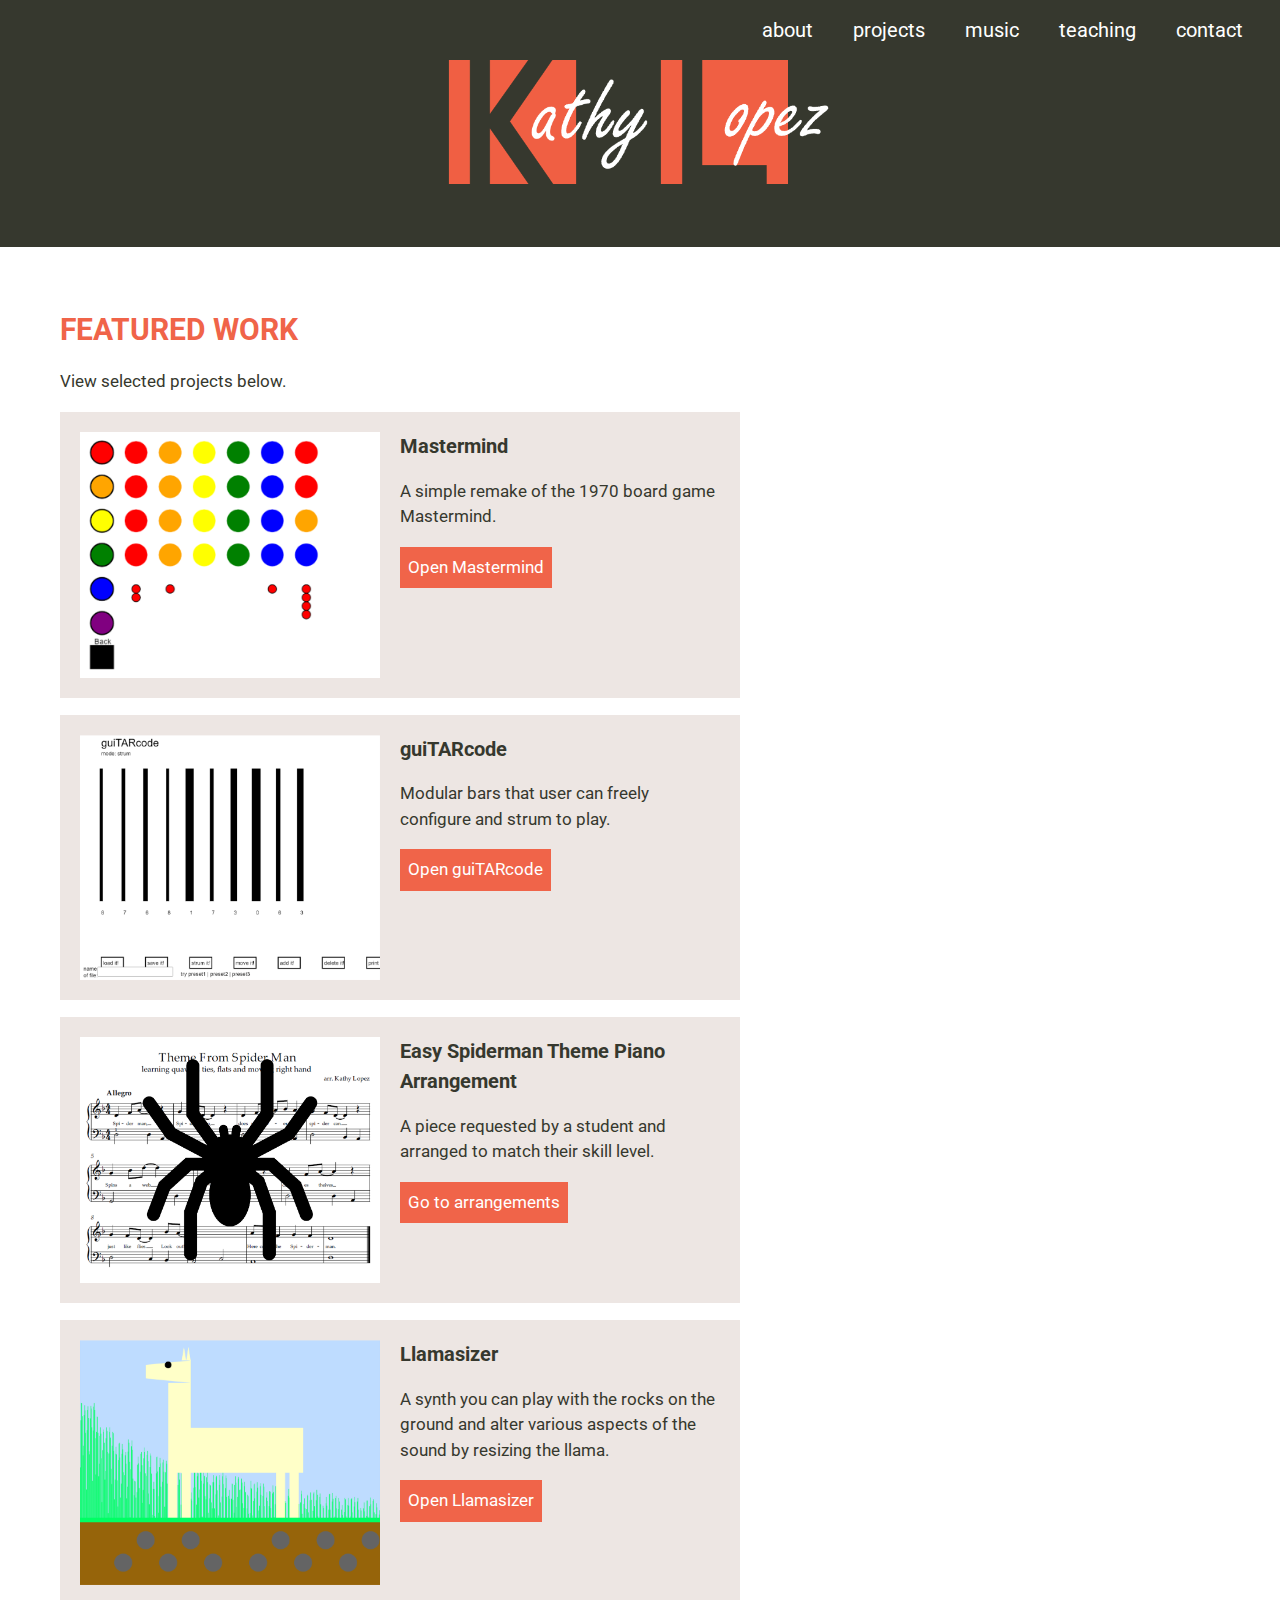
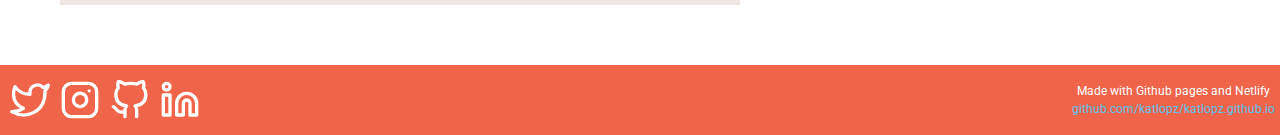
<file: index.html>
<!DOCTYPE html>
<html lang="en">
  <head>
    <meta charset="UTF-8">
    <meta name="viewport" content="width=device-width, initial-scale=1.0">
    <title>Kathy Lopez</title>
    <link rel="icon" type="image/png" href="images/logoKL.jpg">
    <link rel="preconnect" href="https://fonts.gstatic.com">
    <link href="https://fonts.googleapis.com/css2?family=Carter+One&family=Roboto:wght@400;700&display=swap" rel="stylesheet">
    <link rel="stylesheet" href="css/styles.css">
  </head>
  <body>
    <main>
      <!-- ***********************  HEADER  *********************** -->
      <header>
        <div class="homepage">
          <div class="nav">
            <nav role="navigation" aria-label="main menu">
              <ul class="navbar">
                <li><a href="/pages/about">about</a></li>
                <li><a href="/pages/projects">projects</a></li>
                <li><a href="/pages/music">music</a></li>
                <li><a href="/pages/teaching-resources">teaching</a></li>
                <li><a href="/pages/contact">contact</a></li>
              </ul>
            </nav>
            <div class="name"> 
              <a href="/" aria-label="home"><img class="home" src="images/KL_logo_2.png" alt="Kathy Lopez"/></a>
            </div>
          </div>
        </div>
      </header>
      

      <!-- ********************  FEATURED WORK  ********************* -->
      <section class="projects">
        <div class="content-wrap divider">
          <h2>FEATURED WORK</h2>
          <p>View selected projects below.</p>

          <!-- Project 1 -->
          <section class="project-item">
            <img src="images/mastermind.png" alt="mastermind" width="300">
            <h3>Mastermind</h3>
            <p>A simple remake of the 1970 board game Mastermind.</p>
            <a class="btn" href="/pages/projects">Open Mastermind</a>
          </section>
          <!-- Project 1 -->
          <section class="project-item">
            <img src="images/guitarcode.png" alt="guitarcode" width="300">
            <h3>guiTARcode</h3>
            <p>Modular bars that user can freely configure and strum to play.</p>
            <a class="btn" href="/pages/projects">Open guiTARcode</a>
          </section>
          <!-- Project 2 -->
          <section class="project-item">
            <img src="images/spiderman.png" alt="Courses and worksheets/exercises" width="300">
            <h3>Easy Spiderman Theme Piano Arrangement</h3>
            <p>A piece requested by a student and arranged to match their skill level.</p>
            <a class="btn" href="/pages/teaching-resources">Go to arrangements</a>
          </section>
          <!-- Project 3 -->
          <section class="project-item">
            <img src="images/llamasizer.png" alt="Original Works" width="300">
            <h3>Llamasizer</h3>
            <p>A synth you can play with the rocks on the ground and alter various aspects of the sound by resizing the llama.</p>
            <a class="btn" href="/pages/projects">Open Llamasizer</a>
          </section>
          <!-- End of Project block. -->
        </div>
      </section>
      
      <!-- *****************  CONTACT INFO / SOCIAL MEDIA  ***************** -->
      <footer>
        <div class="content-wrap">
          
          <!-- Social media and contact links. Add or remove any networks. -->
          <div class="socials">
            <ul class="contact-list">
              <li><a href=""><img src="images/twitter.svg" alt="twitter" width="40"></a></li>
              <li><a href="https://www.instagram.com/unfinishedkreativity/"><img src="images/instagram.svg" alt="instagram" width="40"></a></li>
              <li><a href="https://github.com/katlopz"><img src="images/github.svg" alt="github" width="40"></a></li>
              <li><a href="https://www.linkedin.com/in/katherine-lopez-0945861b7?originalSubdomain=nz" target="_blank"><img src="images/linkedin.svg" alt="linkedin" width="40"></a></li>
            </ul>
          </div>
          
          <div class="credits">
            <p class="cp"> 
              Made with Github pages and Netlify 
              <br> 
              <a href="https://github.com/katlopz/katlopz.github.io">github.com/katlopz/katlopz.github.io</a> 
            </p>
          </div>
          
        </div>
      </footer>
    </main>
  </body>
</html>
</file>
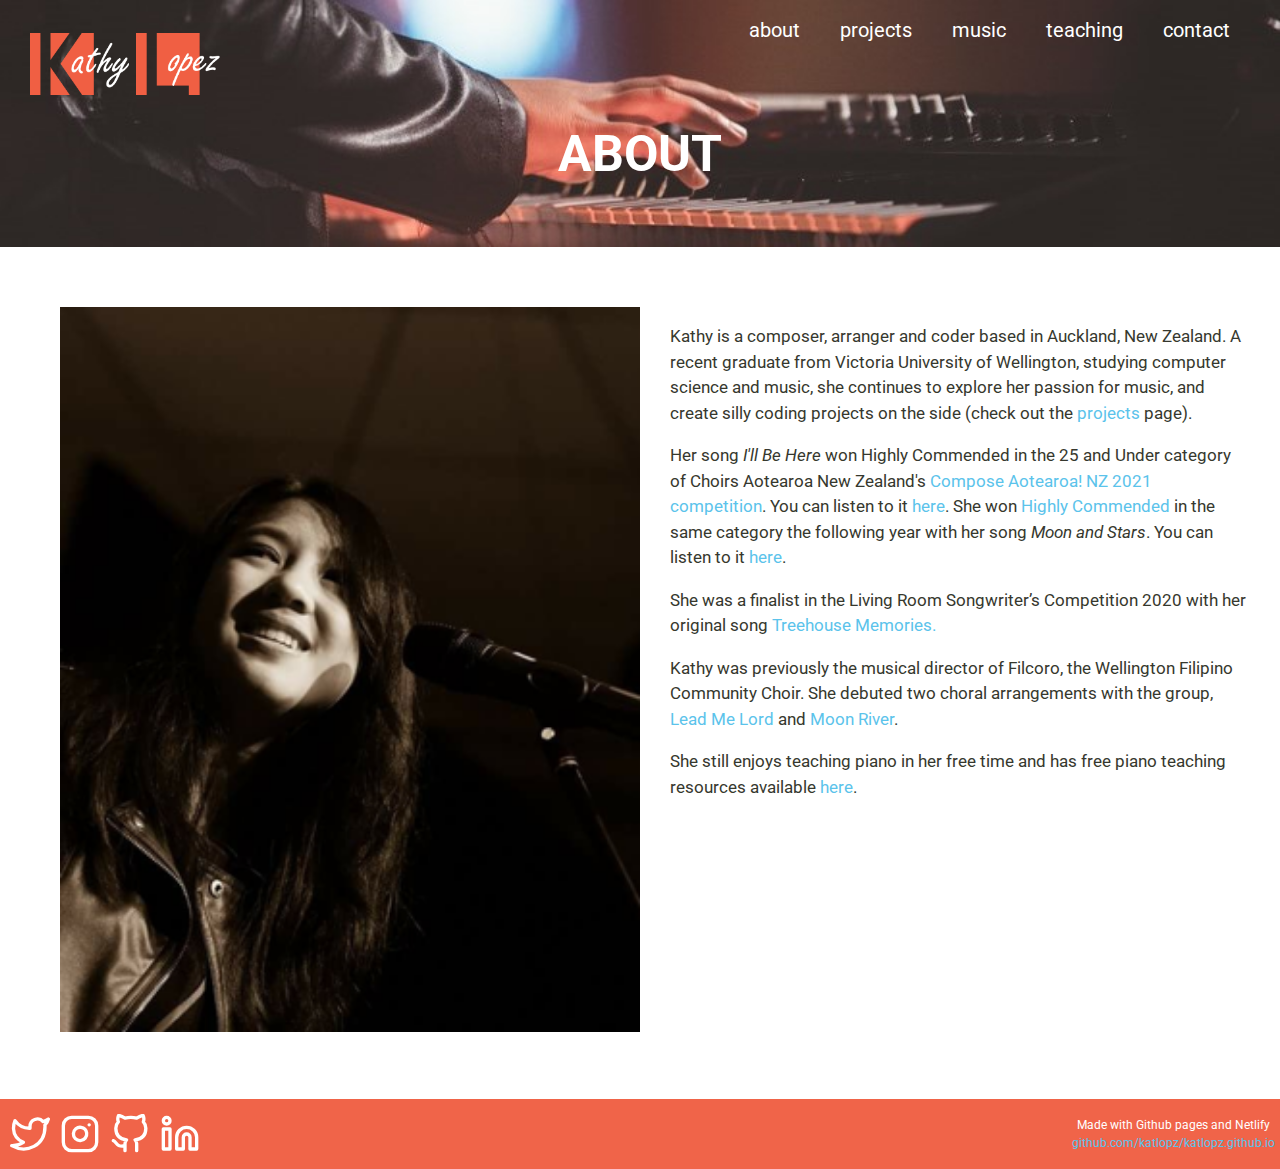
<file: pages/about.html>
<!DOCTYPE html>
<html lang="en">
  <head>
    <meta charset="UTF-8">
    <meta name="viewport" content="width=device-width, initial-scale=1.0">
    <title>About - Kathy Lopez</title>
    <link rel="icon" type="image/png" href="../images/logoKL.jpg">
    <link rel="preconnect" href="https://fonts.gstatic.com">
    <link href="https://fonts.googleapis.com/css2?family=Carter+One&family=Roboto:wght@400;700&display=swap" rel="stylesheet">
    <link rel="stylesheet" href="../css/styles.css">
  </head>
  <body>
    <main>
      <!-- ***********************  HEADER  *********************** -->
      <header>
        <div class="grid-container non-coding">
          <div class="name"> 
            <a href="/" aria-label="home"><img src="../images/KL_logo_2.png" alt="Kathy Lopez"/></a>
          </div>
          <div class="nav">
            <nav role="navigation" aria-label="main menu">
              <ul class="navbar">
                <li class="active"><a href="/pages/about">about</a></li>
                <li><a href="/pages/projects">projects</a></li>
                <li><a href="/pages/music">music</a></li>
                <li><a href="/pages/teaching-resources">teaching</a></li>
                <li><a href="/pages/contact">contact</a></li>
              </ul>
            </nav>
          </div>
          <div class="title">
            <h1>ABOUT</h1>
          </div>
        </div>
      </header>

      <!-- ********************  ABOUT  ********************* -->
      <section>
        <div class="content-wrap divider half">

          <div class="half-image"> 
          <img src="../images/headshot.png" class="headshot"> 
          </div>

          <div class="half-body">
            <p>
              Kathy is a composer, arranger and coder based in Auckland, 
              New Zealand. A recent graduate from Victoria University of Wellington, 
              studying computer science and music, she continues to explore her passion 
              for music, and create silly coding projects on the side (check out the <a href="/pages/projects">projects</a> page).
            </p>
            
            <p>
              Her song <i>I'll Be Here</i> won Highly Commended in the 25 and Under category of Choirs Aotearoa New Zealand's 
              <a href="https://www.choirs.nz/compose-aotearoa/2021-winners-and-results/" target="_blank"> 
              Compose Aotearoa! NZ 2021 competition</a>. You can listen to it <a href="https://youtu.be/NYvhrdNmBtM" target="_blank">here</a>.
              She won <a href="https://www.choirs.nz/compose-aotearoa/2022-winners-and-results/" target="_blank">Highly Commended</a> 
              in the same category the following year with her song <i>Moon and Stars</i>. 
              You can listen to it <a href="" target="_blank">here</a>.
            </p> 
            
            <p>
              She was a finalist in the Living Room Songwriter’s Competition 2020 with 
              her original song <a href="https://youtu.be/44y3H_sOEfU" target="_blank">Treehouse Memories.</a>
            </p> 
              
            <p>
              Kathy was previously the musical director of Filcoro, the Wellington Filipino Community Choir. 
              She debuted two choral arrangements with the group, <a href="" target="_blank">Lead Me Lord</a> and 
              <a href="https://youtu.be/2xt98CD5sV4" target="_blank">Moon River</a>.
            </p>
              
            <p>
              She still enjoys teaching piano in her free time and 
              has free piano teaching resources available <a href="/pages/teaching-resources">here</a>.
            </p> 
          </div>
           
          <!-- End of Project block. -->
        </div>
      </section>
 
      <!-- *****************  CONTACT INFO / SOCIAL MEDIA  ***************** -->
      <footer>
        <div class="content-wrap">
          
          <!-- Social media and contact links. Add or remove any networks. -->
          <div class="socials">
            <ul class="contact-list">
              <li><a href=""><img src="../images/twitter.svg" alt="twitter" width="40"></a></li>
              <li><a href="https://www.instagram.com/unfinishedkreativity/"><img src="../images/instagram.svg" alt="instagram" width="40"></a></li>
              <li><a href="https://github.com/katlopz"><img src="../images/github.svg" alt="github" width="40"></a></li>
              <li><a href="https://www.linkedin.com/in/katherine-lopez-0945861b7?originalSubdomain=nz" target="_blank"><img src="../images/linkedin.svg" alt="linkedin" width="40"></a></li>
            </ul>
          </div>
          
          <div class="credits">
            <p class="cp"> 
              Made with Github pages and Netlify 
              <br> 
              <a href="https://github.com/katlopz/katlopz.github.io">github.com/katlopz/katlopz.github.io</a> 
            </p>
          </div>
          
        </div>
      </footer>
    </main>
  </body>
</html>
</file>
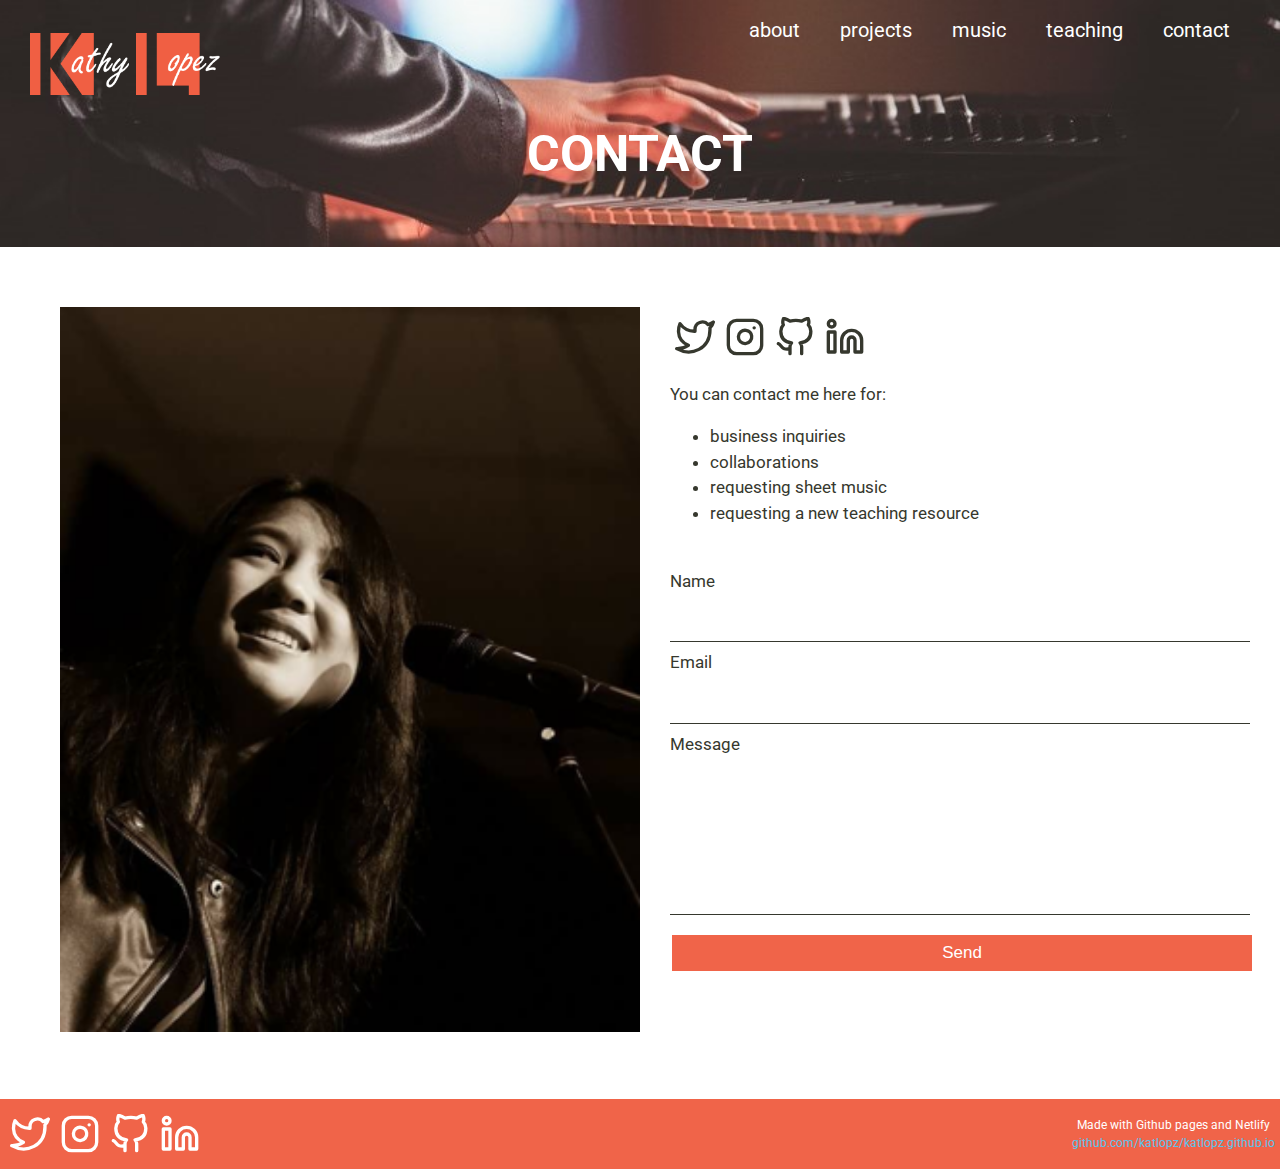
<file: pages/contact.html>
<!DOCTYPE html>
<html lang="en">
  <head>
    <meta charset="UTF-8">
    <meta name="viewport" content="width=device-width, initial-scale=1.0">
    <title>Contact - Kathy Lopez</title>
    <link rel="icon" type="image/png" href="../images/logoKL.jpg">
    <link rel="preconnect" href="https://fonts.gstatic.com">
    <link href="https://fonts.googleapis.com/css2?family=Carter+One&family=Roboto:wght@400;700&display=swap" rel="stylesheet">
    <link rel="stylesheet" href="../css/styles.css">
  </head>
  <body>
    <main>
      <!-- ***********************  HEADER  *********************** -->
      <header>
        <div class="grid-container non-coding">
          <div class="name"> 
            <a href="/" aria-label="home"><img src="../images/KL_logo_2.png" alt="Kathy Lopez"/></a>
          </div>
          <div class="nav">
            <nav role="navigation" aria-label="main menu">
              <ul class="navbar">
                <li><a href="/pages/about">about</a></li>
                <li><a href="/pages/projects">projects</a></li>
                <li><a href="/pages/music">music</a></li>
                <li><a href="/pages/teaching-resources">teaching</a></li>
                <li class="active"><a href="/pages/contact">contact</a></li>
              </ul>
            </nav>
          </div>
          <div class="title">
            <h1>CONTACT</h1>
          </div>
        </div>
      </header>

      <!-- ********************  ABOUT  ********************* -->
      <section>
        <div class="content-wrap divider half">

          <div class="half-image"> 
            <img src="../images/headshot.png" class="headshot"> 
          </div>

          <div class="half-body">

            <div class="socials">
              <ul class="contact-list contact-icons">
                <li><a href=""><img src="../images/twitter-B.svg" alt="twitter" width="40"></a></li>
                <li><a href="https://www.instagram.com/unfinishedkreativity/"><img src="../images/instagram-B.svg" alt="instagram" width="40"></a></li>
                <li><a href="https://github.com/katlopz"><img src="../images/github-B.svg" alt="github" width="40"></a></li>
                <li><a href="https://www.linkedin.com/in/katherine-lopez-0945861b7?originalSubdomain=nz" target="_blank"><img src="../images/linkedin-B.svg" alt="linkedin" width="40"></a></li>
              </ul>
            </div>

            <p>You can contact me here for: </p>
              <ul>
                <li>business inquiries</li>
                <li>collaborations</li>
                <li>requesting sheet music</li>
                <li>requesting a new teaching resource</li>
              </ul>
              <br>
            <!-- End of Project block. -->
            <form name="contact" action="/pages/success.html" method="POST" data-netlify="true">
              <label for="name">Name</label> 
              <br>
              <input id="name" name="users_name" type="text" required></input> 
              <br>
            
              <label for="email">Email</label> 
              <br>
              <input id="email" name="email_address" type="email" required></input> 
              <!-- placeholder has grey text, value would actually prefill input -->
              <br>
   
              <label for="message">Message</label>
              <br>
              <textarea id="message" name="users_message" type="text"></textarea>
              <br>
  
              <button class="submit" type="submit">Send</button>
            </form>
          </div>
          
        </div>
      </section>

      <!-- *****************  CONTACT INFO / SOCIAL MEDIA  ***************** -->
      <footer>
        <div class="content-wrap">
          
          <!-- Social media and contact links. Add or remove any networks. -->
          <div class="socials">
            <ul class="contact-list">
              <li><a href=""><img src="../images/twitter.svg" alt="twitter" width="40"></a></li>
              <li><a href="https://www.instagram.com/unfinishedkreativity/"><img src="../images/instagram.svg" alt="instagram" width="40"></a></li>
              <li><a href="https://github.com/katlopz"><img src="../images/github.svg" alt="github" width="40"></a></li>
              <li><a href="https://www.linkedin.com/in/katherine-lopez-0945861b7?originalSubdomain=nz" target="_blank"><img src="../images/linkedin.svg" alt="linkedin" width="40"></a></li>
            </ul>
          </div>
          
          <div class="credits">
            <p class="cp"> 
              Made with Github pages and Netlify 
              <br> 
              <a href="https://github.com/katlopz/katlopz.github.io">github.com/katlopz/katlopz.github.io</a> 
            </p>
          </div>
          
        </div>
      </footer>
    </main>
  </body>
</html>
</file>
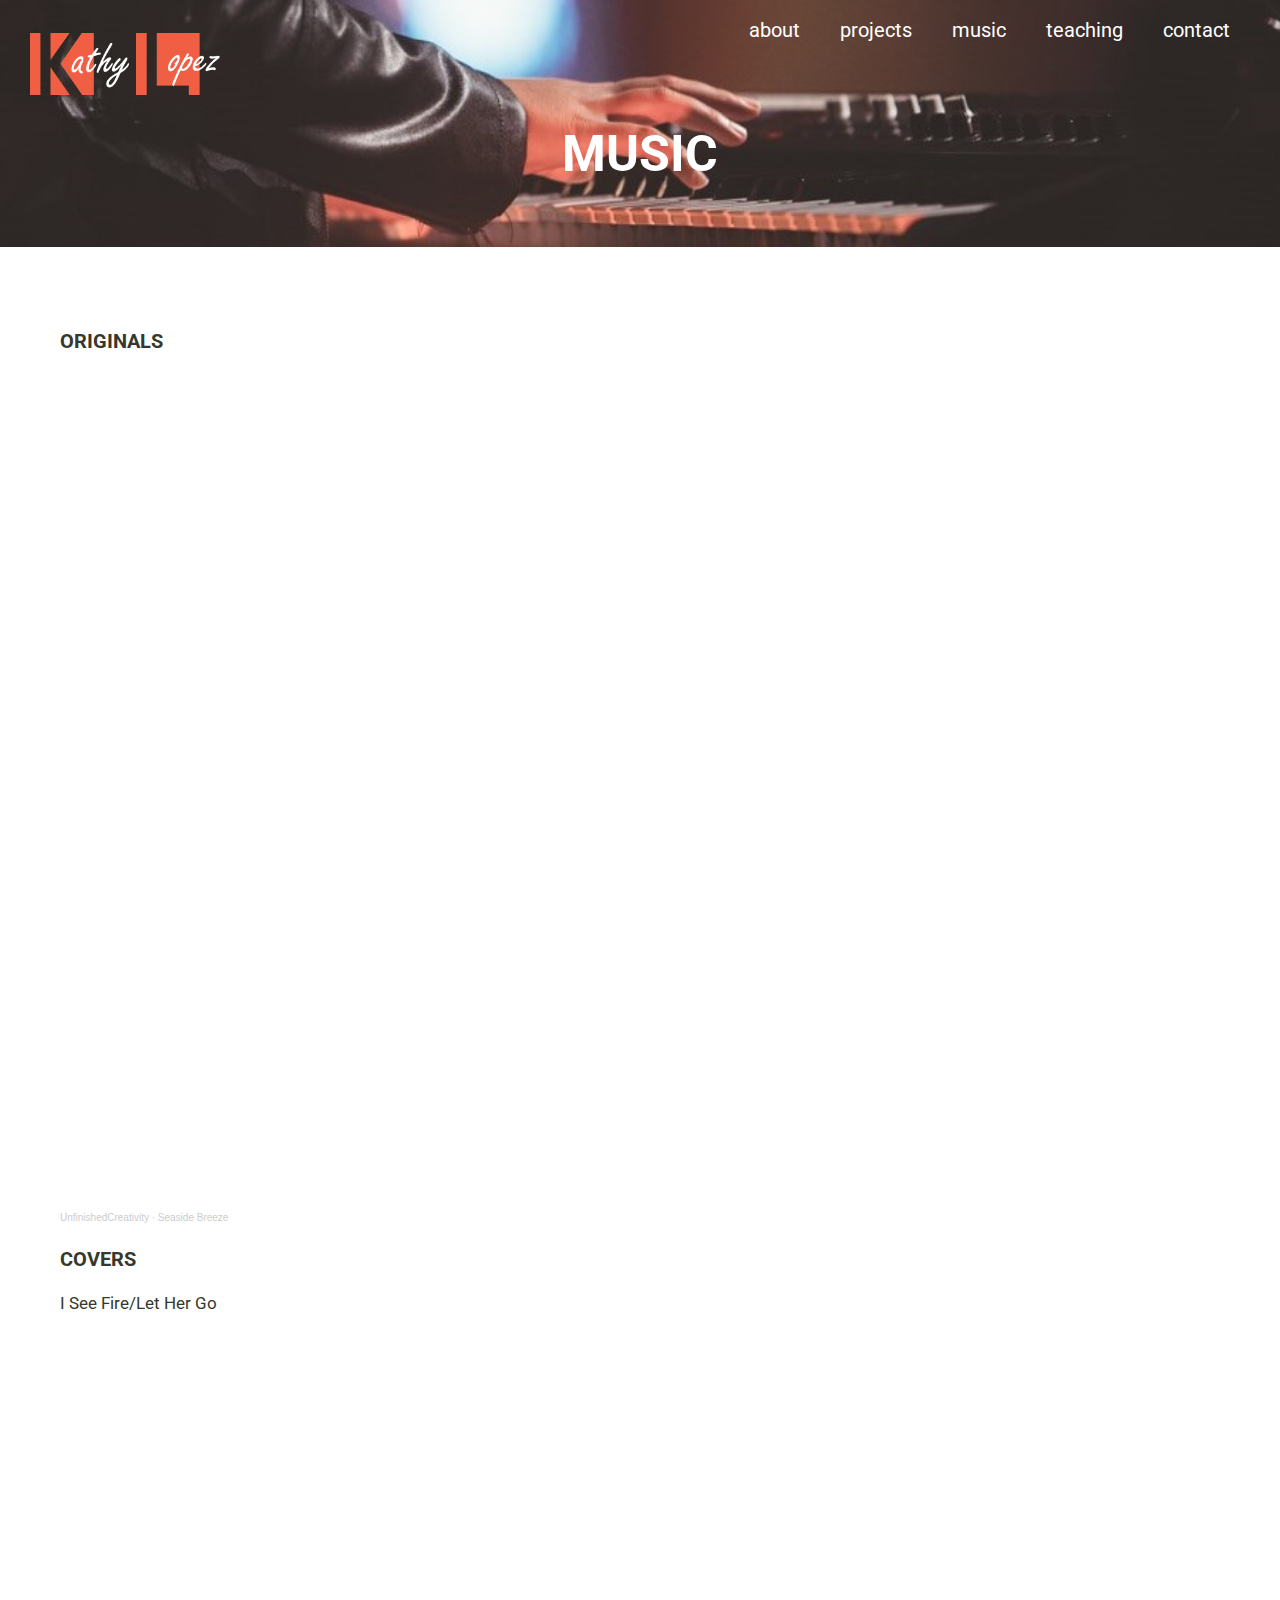
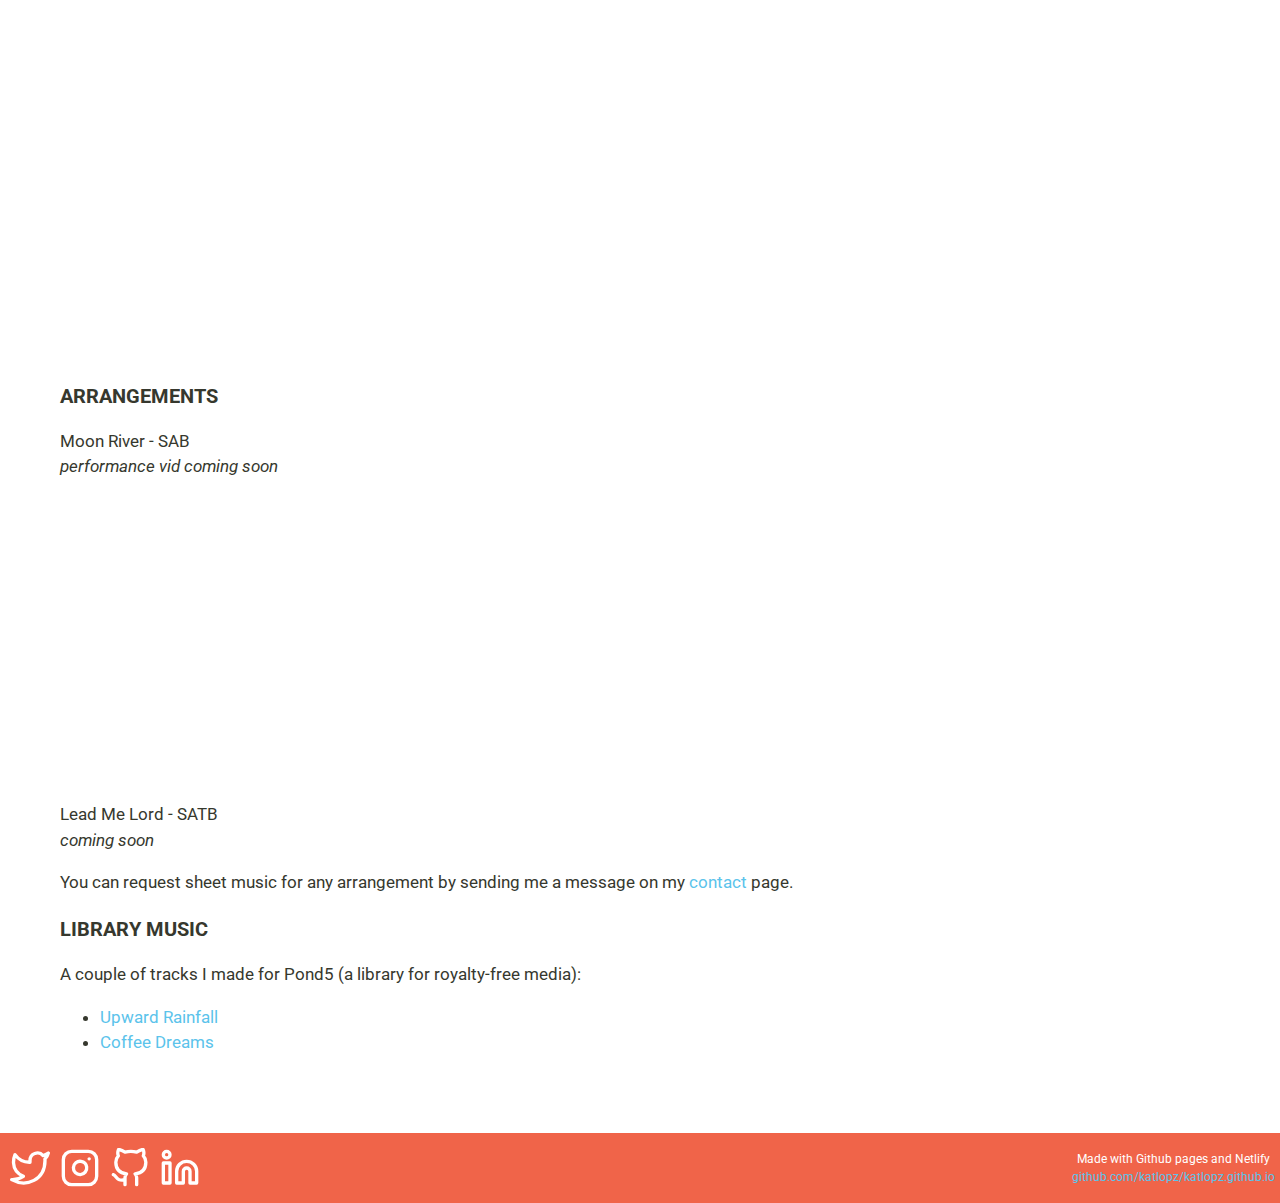
<file: pages/music.html>
<!DOCTYPE html>
<html lang="en">
  <head>
    <meta charset="UTF-8">
    <meta name="viewport" content="width=device-width, initial-scale=1.0">
    <title>Music - Kathy Lopez</title>
    <link rel="icon" type="image/png" href="../images/logoKL.jpg">
    <link rel="preconnect" href="https://fonts.gstatic.com">
    <link href="https://fonts.googleapis.com/css2?family=Carter+One&family=Roboto:wght@400;700&display=swap" rel="stylesheet">
    <link rel="stylesheet" href="../css/styles.css">
  </head>
  <body>
    <main>
      <!-- ***********************  HEADER  *********************** -->
      <header>
        <div class="grid-container non-coding">
          <div class="name"> 
            <a href="/" aria-label="home"><img src="../images/KL_logo_2.png" alt="Kathy Lopez"/></a>
          </div>
          <div class="nav">
            <nav role="navigation" aria-label="main menu">
              <ul class="navbar">
                <li><a href="/pages/about">about</a></li>
                <li><a href="/pages/projects">projects</a></li>
                <li class="active"><a href="/pages/music">music</a></li>
                <li><a href="/pages/teaching-resources">teaching</a></li>
                <li><a href="/pages/contact">contact</a></li>
              </ul>
            </nav>
          </div>
          <div class="title">
            <h1>MUSIC</h1>
          </div>
        </div>
      </header>

      <!-- ********************  MUSIC  ********************* -->
      <section>
        <div class="content-wrap divider">
          <h3>ORIGINALS</h3>
          
          <p>
            <iframe width="560" height="315" src="https://www.youtube.com/embed/44y3H_sOEfU" title="YouTube video player" frameborder="0" allow="accelerometer; autoplay; clipboard-write; encrypted-media; gyroscope; picture-in-picture" allowfullscreen></iframe><br>
            <iframe width="560" height="315" src="https://www.youtube.com/embed/NYvhrdNmBtM" title="YouTube video player" frameborder="0" allow="accelerometer; autoplay; clipboard-write; encrypted-media; gyroscope; picture-in-picture" allowfullscreen></iframe><br>
            <iframe width="100%" height="166" scrolling="no" frameborder="no" allow="autoplay" src="https://w.soundcloud.com/player/?url=https%3A//api.soundcloud.com/tracks/1260874750&color=%23ff5500&auto_play=false&hide_related=false&show_comments=true&show_user=true&show_reposts=false&show_teaser=true"></iframe>
            <div style="font-size: 10px; color: #cccccc;line-break: anywhere;word-break: normal;overflow: hidden;white-space: nowrap;text-overflow: ellipsis; font-family: Interstate,Lucida Grande,Lucida Sans Unicode,Lucida Sans,Garuda,Verdana,Tahoma,sans-serif;font-weight: 100;"><a href="https://soundcloud.com/user-13560500" title="UnfinishedCreativity" target="_blank" style="color: #cccccc; text-decoration: none;">UnfinishedCreativity</a> · <a href="https://soundcloud.com/user-13560500/seaside-breeze" title="Seaside Breeze" target="_blank" style="color: #cccccc; text-decoration: none;">Seaside Breeze</a></div>
          </p>
          
          <h3>COVERS</h3>
          <p>
            I See Fire/Let Her Go<br>
            <iframe width="560" height="315" src="https://www.youtube.com/embed/EAeJI5PzDQY" title="YouTube video player" frameborder="0" allow="accelerometer; autoplay; clipboard-write; encrypted-media; gyroscope; picture-in-picture" allowfullscreen></iframe><br>
            <iframe width="560" height="315" src="https://www.youtube.com/embed/CMiU9hH10xk" title="YouTube video player" frameborder="0" allow="accelerometer; autoplay; clipboard-write; encrypted-media; gyroscope; picture-in-picture" allowfullscreen></iframe><br>
          </p>
          
          <h3>ARRANGEMENTS</h3>
          <p>
            Moon River - SAB<br>
            <i>performance vid coming soon</i><br>
            <iframe width="560" height="315" src="https://www.youtube.com/embed/2xt98CD5sV4" title="YouTube video player" frameborder="0" allow="accelerometer; autoplay; clipboard-write; encrypted-media; gyroscope; picture-in-picture" allowfullscreen></iframe><br>
            Lead Me Lord - SATB<br>
            <i>coming soon</i>
          </p>
          
          <p>You can request sheet music for any arrangement by sending 
            me a message on my <a href="/pages/contact.html">contact</a> page.</p>
        
          <h3>LIBRARY MUSIC</h3>
          
          <P>
            A couple of tracks I made for Pond5 (a library for royalty-free media): <br>
            <ul>
            <li><a href="https://www.pond5.com/royalty-free-music/item/160344432-upward-rainfall-inspirational-acoustic-hip-hop-piano" target="_blank">Upward Rainfall</a></li>
            <li><a href="https://www.pond5.com/royalty-free-music/item/160518757-coffee-dreams-chill-background-jazz" target="_blank">Coffee Dreams</a></li>
            </ul>
          </P>

          <!-- End of Project block. -->
        </div>
      </section>
 
      <!-- *****************  CONTACT INFO / SOCIAL MEDIA  ***************** -->
      <footer>
        <div class="content-wrap">
          
          <!-- Social media and contact links. Add or remove any networks. -->
          <div class="socials">
            <ul class="contact-list">
              <li><a href=""><img src="../images/twitter.svg" alt="twitter" width="40"></a></li>
              <li><a href="https://www.instagram.com/unfinishedkreativity/"><img src="../images/instagram.svg" alt="instagram" width="40"></a></li>
              <li><a href="https://github.com/katlopz"><img src="../images/github.svg" alt="github" width="40"></a></li>
              <li><a href="https://www.linkedin.com/in/katherine-lopez-0945861b7?originalSubdomain=nz" target="_blank"><img src="../images/linkedin.svg" alt="linkedin" width="40"></a></li>
            </ul>
          </div>
          
          <div class="credits">
            <p class="cp"> 
              Made with Github pages and Netlify 
              <br> 
              <a href="https://github.com/katlopz/katlopz.github.io">github.com/katlopz/katlopz.github.io</a> 
            </p>
          </div>
          
        </div>
      </footer>
    </main>
  </body>
</html>
</file>
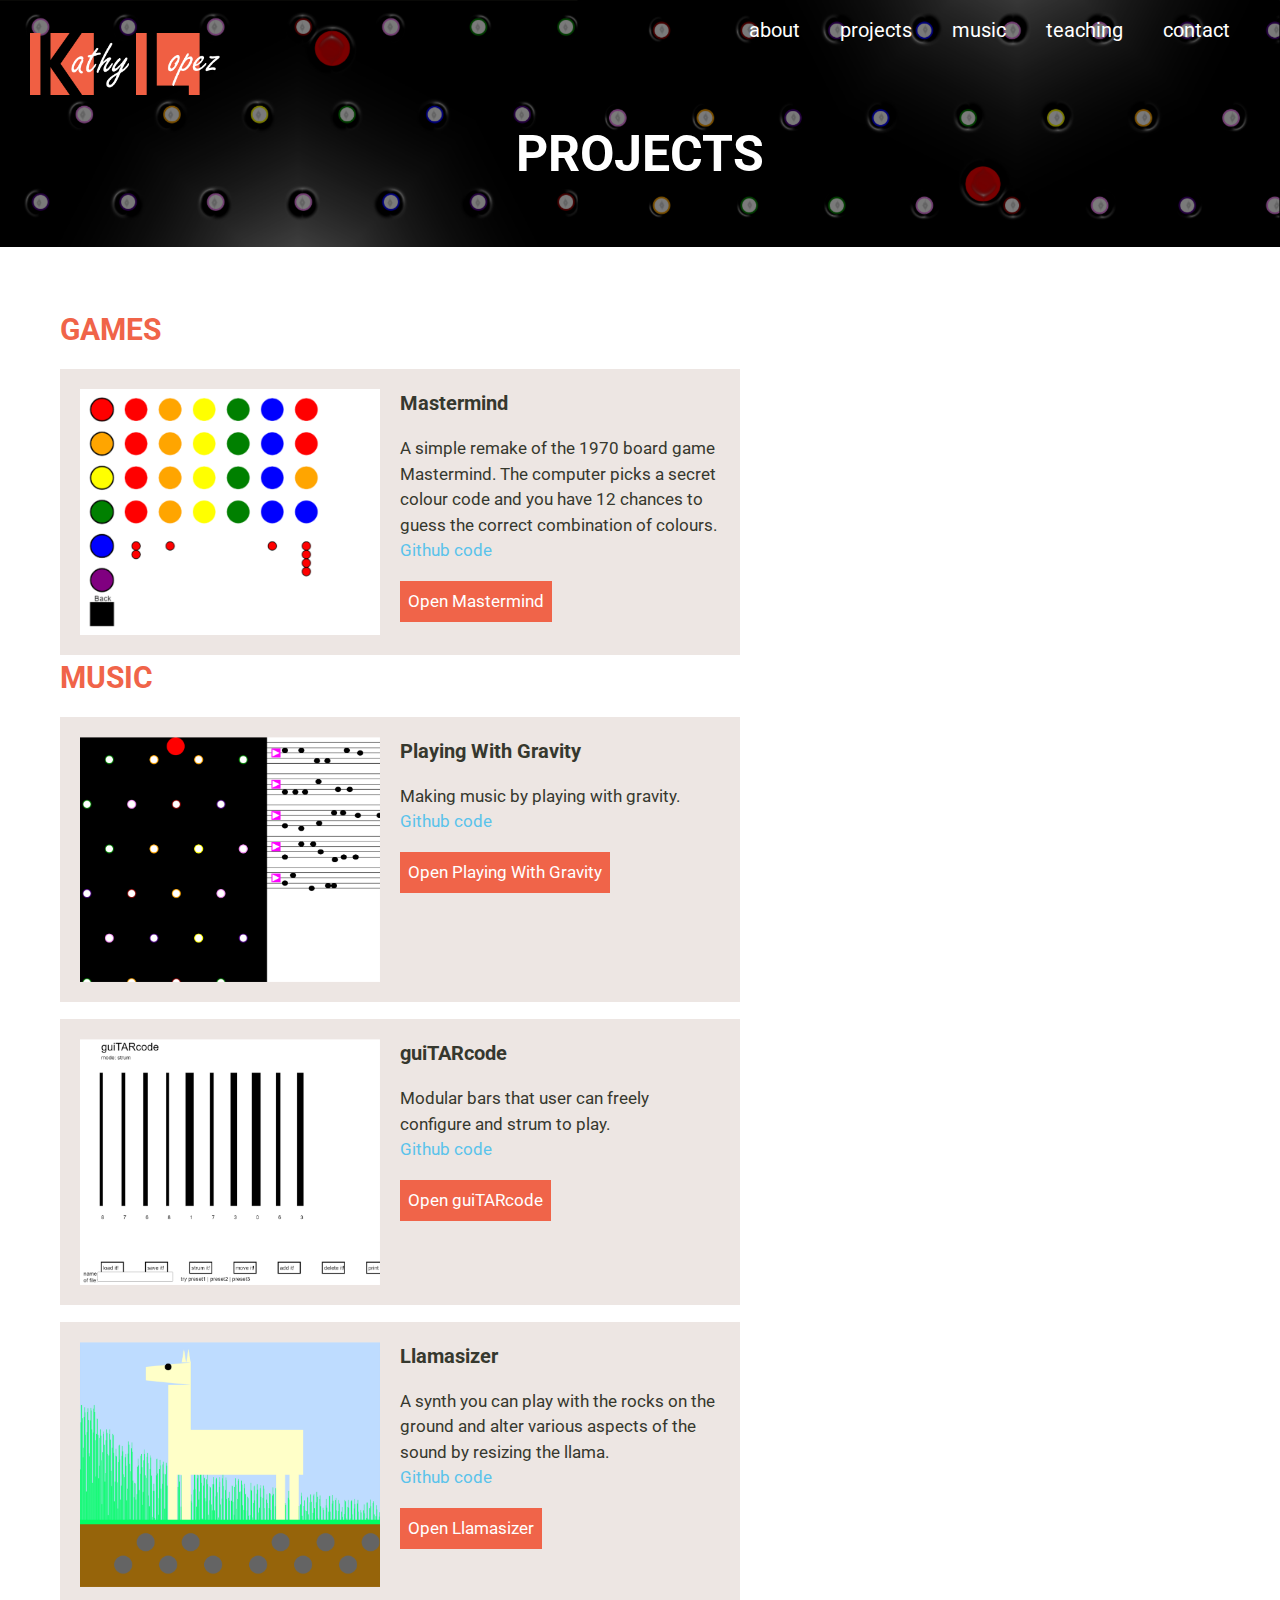
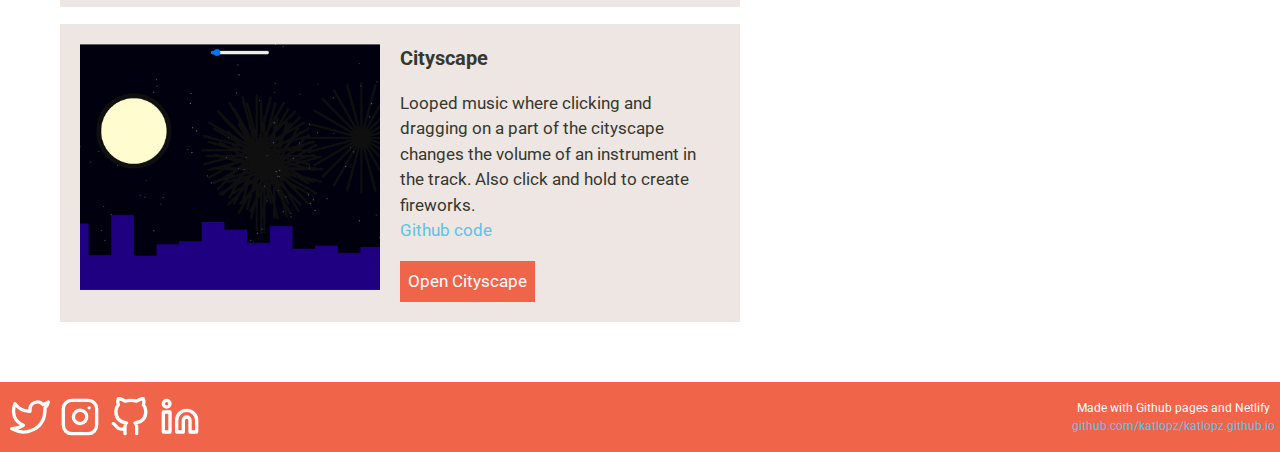
<file: pages/projects.html>
<!DOCTYPE html>
<html lang="en">
  <head>
    <meta charset="UTF-8">
    <meta name="viewport" content="width=device-width, initial-scale=1.0">
    <title>Projects - Kathy Lopez</title>
    <link rel="icon" type="image/png" href="../images/logoKL.jpg">
    <link rel="preconnect" href="https://fonts.gstatic.com">
    <link href="https://fonts.googleapis.com/css2?family=Carter+One&family=Roboto:wght@400;700&display=swap" rel="stylesheet">
    <link rel="stylesheet" href="../css/styles.css">
  </head>
  <body>
    <main>
      <!-- ***********************  HEADER  *********************** -->
      <header>
        <div class="grid-container coding">
          <div class="name"> 
            <a href="/" aria-label="home"><img src="../images/KL_logo_2.png" alt="Kathy Lopez"/></a>
          </div>
          <div class="nav">
            <nav role="navigation" aria-label="main menu">
              <ul class="navbar">
                <li><a href="/pages/about">about</a></li>
                <li class="active"><a href="/pages/projects">projects</a></li>
                <li><a href="/pages/music">music</a></li>
                <li><a href="/pages/teaching-resources">teaching</a></li>
                <li><a href="/pages/contact">contact</a></li>
              </ul>
            </nav>
          </div>
          <div class="title">
            <h1>PROJECTS</h1>
          </div>
        </div>
      </header>

      <!-- ********************  FEATURED WORK  ********************* -->
      <section class="projects">
        <div class="content-wrap divider">
          <h2>GAMES</h2>

          <!-- Project 1 -->
          <section class="project-item">
            <img src="../images/mastermind.png" alt="mastermind" width="300">
            <h3>Mastermind</h3>
            <p>
              A simple remake of the 1970 board game Mastermind. 
              The computer picks a secret colour code and you have 12 chances to guess the correct combination of colours.
              <br> 
              <a href="https://github.com/katlopz/mastermind" target="_blank">Github code</a>
            </p>
            <a class="btn" href="https://katlopz.github.io/mastermind" target="_blank">Open Mastermind</a>
          </section>

          <h2>MUSIC</h2>

          <!-- Project 2 -->
          <section class="project-item">
            <img src="../images/playing-with-gravity.png" alt="playing with gravity" width="300">
            <h3>Playing With Gravity</h3>
            <p>
              Making music by playing with gravity. 
              <br> 
              <a href="https://github.com/katlopz/playing-with-gravity" target="_blank">Github code</a>
            </p>
            <a class="btn" href="https://katlopz.github.io/playing-with-gravity/" target="_blank">Open Playing With Gravity</a>
          </section>
          <!-- Project 3 -->
          <section class="project-item">
            <img src="../images/guitarcode.png" alt="guiTARcode" width="300">
            <h3>guiTARcode</h3>
            <p>
              Modular bars that user can freely configure and strum to play.
              <br> 
              <a href="https://github.com/katlopz/guiTARcode" target="_blank">Github code</a>
            </p>
            <a class="btn" href="https://katlopz.github.io/guiTARcode/" target="_blank">Open guiTARcode</a>
          </section>
          <!-- Project 4 -->
          <section class="project-item">
            <img src="../images/llamasizer.png" alt="llamasizer" width="300">
            <h3>Llamasizer</h3>
            <p>
              A synth you can play with the rocks on the ground and alter various aspects of the sound by resizing the llama.
              <br> 
              <a href="https://github.com/katlopz/llamasizer" target="_blank">Github code</a>
            </p>
            <a class="btn" href="https://katlopz.github.io/llamasizer/" target="_blank">Open Llamasizer</a>
          </section>
          <!-- Project 5 -->
          <section class="project-item">
            <img src="../images/cityscape.png" alt="cityscape" width="300">
            <h3>Cityscape</h3>
            <p>
              Looped music where clicking and dragging on a part of the cityscape changes the volume of an instrument in the track. 
              Also click and hold to create fireworks.
              <br> 
              <a href="https://github.com/katlopz/cityscape" target="_blank">Github code</a>
            </p>
            <a class="btn" href="https://katlopz.github.io/cityscape/" target="_blank">Open Cityscape</a>
          </section>
          <!-- End of Project block. -->
        </div>
      </section>
 
      <!-- *****************  CONTACT INFO / SOCIAL MEDIA  ***************** -->
      <footer>
        <div class="content-wrap">
          
          <!-- Social media and contact links. Add or remove any networks. -->
          <div class="socials">
            <ul class="contact-list">
              <li><a href=""><img src="../images/twitter.svg" alt="twitter" width="40"></a></li>
              <li><a href="https://www.instagram.com/unfinishedkreativity/"><img src="../images/instagram.svg" alt="instagram" width="40"></a></li>
              <li><a href="https://github.com/katlopz"><img src="../images/github.svg" alt="github" width="40"></a></li>
              <li><a href="https://www.linkedin.com/in/katherine-lopez-0945861b7?originalSubdomain=nz" target="_blank"><img src="../images/linkedin.svg" alt="linkedin" width="40"></a></li>
            </ul>
          </div>
          
          <div class="credits">
            <p class="cp"> 
              Made with Github pages and Netlify 
              <br> 
              <a href="https://github.com/katlopz/katlopz.github.io">github.com/katlopz/katlopz.github.io</a> 
            </p>
          </div>
          
        </div>
      </footer>
    </main>
  </body>
</html>
</file>
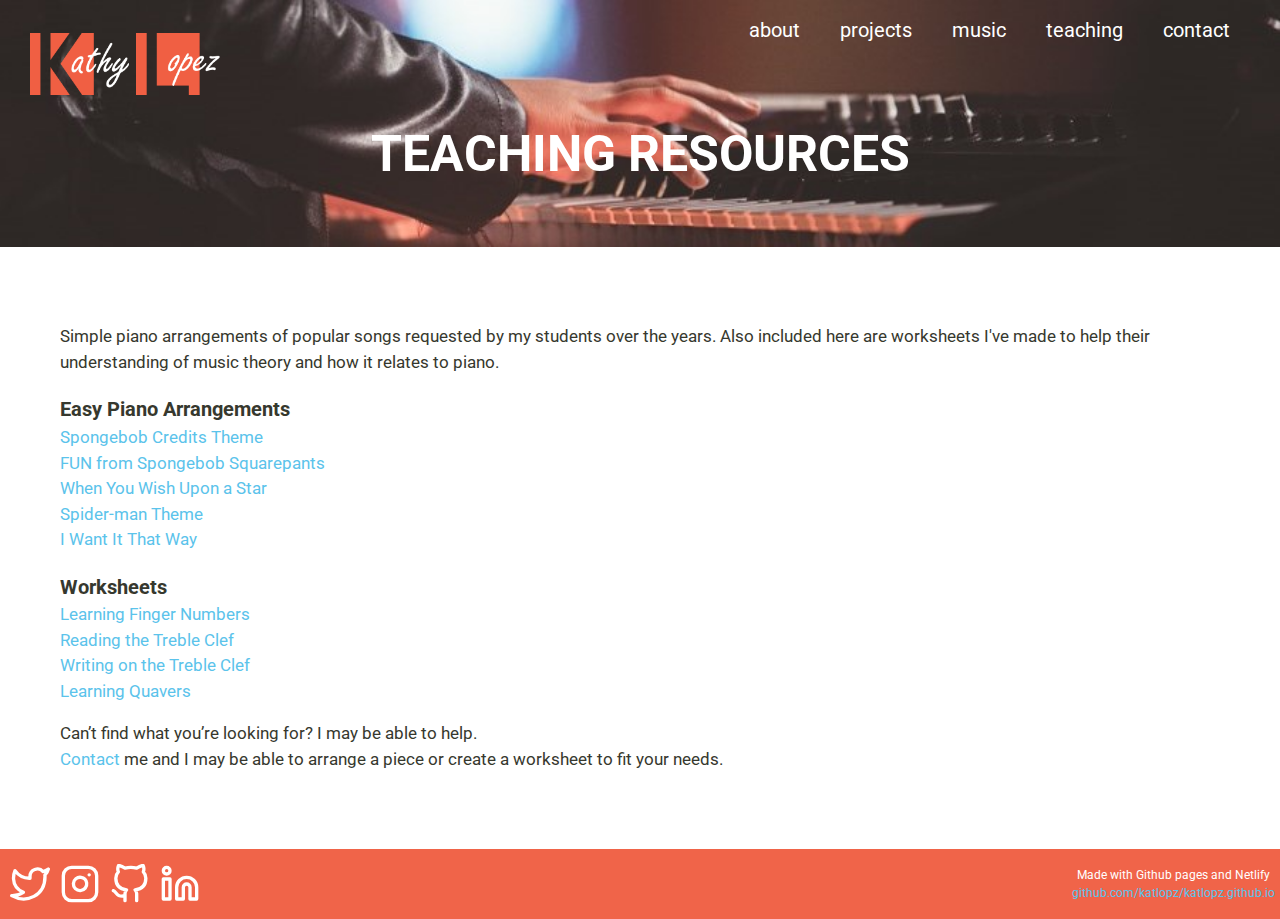
<file: pages/teaching-resources.html>
<!DOCTYPE html>
<html lang="en">
  <head>
    <meta charset="UTF-8">
    <meta name="viewport" content="width=device-width, initial-scale=1.0">
    <title>Teaching Resources - Kathy Lopez</title>
    <link rel="icon" type="image/png" href="../images/logoKL.jpg">
    <link rel="preconnect" href="https://fonts.gstatic.com">
    <link href="https://fonts.googleapis.com/css2?family=Carter+One&family=Roboto:wght@400;700&display=swap" rel="stylesheet">
    <link rel="stylesheet" href="../css/styles.css">
  </head>
  <body>
    <main>
      <!-- ***********************  HEADER  *********************** -->
      <header>
        <div class="grid-container non-coding">
          <div class="name"> 
            <a href="/" aria-label="home"><img src="../images/KL_logo_2.png" alt="Kathy Lopez"/></a>
          </div>
          <div class="nav">
            <nav role="navigation" aria-label="main menu">
              <ul class="navbar">
                <li><a href="/pages/about">about</a></li>
                <li><a href="/pages/projects">projects</a></li>
                <li><a href="/pages/music">music</a></li>
                <li class="active"><a href="/pages/teaching-resources">teaching</a></li>
                <li><a href="/pages/contact">contact</a></li>
              </ul>
            </nav>
          </div>
          <div class="title">
            <h1>TEACHING RESOURCES</h1>
          </div>
        </div>
      </header>

      <!-- ********************  ABOUT  ********************* -->
      <section>
        <div class="content-wrap divider">
          <p>Simple piano arrangements of popular songs requested by my students over the years. 
  Also included here are worksheets I've made to help their understanding of music theory and how it relates to piano.</p>

            <h3>Easy Piano Arrangements</h3>
            <a href="../files/arrangements/spongebob_ending_theme.pdf" target="_blank" download>Spongebob Credits Theme</a> <br>
            <a href="../files/arrangements/fun.pdf" target="_blank" download>FUN from Spongebob Squarepants</a> <br>
            <a href="../files/arrangements/when_you_wish_upon_a_star.pdf" target="_blank" download>When You Wish Upon a Star</a> <br>
            <a href="../files/arrangements/spider-man_theme.pdf" target="_blank" download>Spider-man Theme</a> <br>
            <a href="../files/arrangements/i_want_it_that_way.pdf" target="_blank" download>I Want It That Way</a> <br>

            <h3>Worksheets</h3>
            <a href="../files/worksheets/finger_numbers.pdf" target="_blank" download>Learning Finger Numbers</a> <br>
            <a href="../files/worksheets/treble_notes.pdf" target="_blank" download>Reading the Treble Clef</a> <br>
            <a href="../files/worksheets/writing_treble.pdf" target="_blank" download>Writing on the Treble Clef</a> <br>
            <a href="../files/worksheets/writing_quavers.pdf" target="_blank" download>Learning Quavers</a> <br>

  <p>Can’t find what you’re looking for? I may be able to help. <br>
    <a href="/pages/contact.html">Contact</a> me and I may be able to arrange a piece or create a worksheet to fit your needs.
    </p>
          <!-- End of Project block. -->
        </div>
      </section>
 
      <!-- *****************  CONTACT INFO / SOCIAL MEDIA  ***************** -->
      <footer>
        <div class="content-wrap">
          
          <!-- Social media and contact links. Add or remove any networks. -->
          <div class="socials">
            <ul class="contact-list">
              <li><a href=""><img src="../images/twitter.svg" alt="twitter" width="40"></a></li>
              <li><a href="https://www.instagram.com/unfinishedkreativity/"><img src="../images/instagram.svg" alt="instagram" width="40"></a></li>
              <li><a href="https://github.com/katlopz"><img src="../images/github.svg" alt="github" width="40"></a></li>
              <li><a href="https://www.linkedin.com/in/katherine-lopez-0945861b7?originalSubdomain=nz" target="_blank"><img src="../images/linkedin.svg" alt="linkedin" width="40"></a></li>
            </ul>
          </div>
          
          <div class="credits">
            <p class="cp"> 
              Made with Github pages and Netlify 
              <br> 
              <a href="https://github.com/katlopz/katlopz.github.io">github.com/katlopz/katlopz.github.io</a> 
            </p>
          </div>
          
        </div>
      </footer>
    </main>
  </body>
</html>
</file>
<file: css/styles.css>
/*
COLOUR PALLETTE
#F06449 - Orange Soda
#EDE6E3 - Isabelline (near white)
#DADAD9 - Gainsboro (grey)
#36382E - Black Olive 
#5BC3EB - Vivd Sky Blue

/* Global styles 
-----------------------------------*/
html {
  box-sizing: border-box;
}
*,
*:before,
*:after {
  box-sizing: inherit;
}
body {
  color: #36382e;
  background: white;
  margin: 0;
  padding: 0;
  font-family: "Roboto", sans-serif;
  font-size: 17px;
  line-height: 1.5;
}
a {
  color: #5bc3eb;
  text-decoration: none;
}
a:hover {
  text-decoration: underline;
}
h1 {
  font-size: 50px;
  line-height: 1;
  color: white;
}
h2 {
  font-size: 30px;
  color: #f06449;
}
h1,
h2 {
  font-family: "Roboto", sans-serif;
  margin: 0;
}
.content-wrap {
  margin: 0 auto;
  padding: 60px 60px;
}
h3 {
  margin-bottom: 0;
}
.item-details h3 + p {
  /*first para after h3*/
  font-style: italic;
}

.item-details h3 ~ p {
  /*ALL para after h3*/
  margin: 0;
}
.divider > section {
  padding: 20px;
}
.divider > section:last-of-type {
  border-bottom: none;
}

/* Banner 
---------------------------------*/
.banner {
  line-height: 0;
}

.banner img {
  position: absolute;
  left: 0px;
  top: 0px;
  z-index: -1;
  width: 100%;
}

/* Header
-----------------------------------
calc() only wants one number with units 
the 100vw (viewport width) comes with it's own units
*/
header {
  height: calc(29 / 150 * 100vw);
  background-color: #36382e;
}

.grid-container {
  height: calc(29 / 150 * 100vw);
  display: grid;
  grid-template-areas:
    "name nav nav"
    "title title title";
  background-repeat: no-repeat;
  background-size: 100% auto;
}

.non-coding {
  background-image: url("../images/banner.jpg");
}

.coding {
  background-image: url("../images/coding_banner.png");
}

.grid-container > div {
  text-align: center;
  font-size: 30px;
}

/* Name 
-----------------------------------*/
.name {
  grid-area: name;
  position: relative;
}
.name img {
  margin: auto auto auto 0;
  position: absolute;
  top: 0;
  bottom: 0;
  left: 0;
  padding-left: 1em;
  height: calc(29 / 150 * 100vw / 4);
}

.homepage .name img {
  height: calc(29 / 150 * 100vw / 2);
  padding: 0;
  position: absolute;
  left: 50%;
  transform: translate(-50%);
  margin: 0;
}

/* Navbar 
---------------------------------*/
.nav {
  grid-area: nav;
}
.navbar {
  flex-wrap: wrap;
  width: max-content;
  padding-inline-start: 0;
  margin: auto 0 auto auto;
  padding-right: 1em;
  overflow: hidden;
  list-style-type: none;
}
.navbar li {
  text-align: center;
}
.navbar li a {
  display: inline-block;
  text-decoration: none;
  color: white;
  font-size: 20px;
  padding: 0.75em 1em;
  text-align: center;
}
.navbar li:hover a {
  color: #f06449;
}

/* Page Title 
---------------------------------*/
.title {
  vertical-align: middle;
  line-height: 20em;
  grid-area: title;
}

.title h1 {
  text-align: center;
}

/* Projects
-----------------------------------*/
.projects {
  width: 85%;
  max-width: 800px;
}
.projects .btn {
  color: #ffffff;
  background: #f06449;
  text-decoration: none;
  padding: 8px;
  display: inline-block;
}
.projects .btn:hover {
  background: rgba(240, 100, 73, 0.8);
}
.project-item {
  overflow: hidden;
  background-color: #ede6e3;
  margin-top: 1em;
}
.project-item:hover {
  box-shadow: 5px 5px 5px #dadad9;
}
.project-item h3 {
  margin-top: 0;
}

/* Misc 
-----------------------------------*/
.half-image {
  grid-area: left;
  -webkit-transition: 0.2s;
  transition: 0.2s;
}
.half-body {
  grid-area: right;
  margin-bottom: 25px;
}
.headshot {
  width: 100%;
}

/* Forms
-----------------------------------*/
input,
textarea {
  width: 100%;
  padding: 12px 20px;
  margin: 8px 0;
  box-sizing: border-box;
  outline: none;
  font-family: "Roboto", sans-serif;
  border-top: #ffffff;
  border-right: #ffffff;
  border-left: #ffffff;
  border-bottom: 1px solid #36382e;
}
input:focus,
textarea:focus {
  border: 1px solid #36382e;
}

textarea {
  height: 150px;
  resize: none;
}
.submit {
  color: #ffffff;
  background: #f06449;
  text-decoration: none;
  padding: 8px;
  display: inline-block;
  width: 100%;

  border: none;
  text-align: center;
  font-size: 17px;
  margin: 4px 2px;
  cursor: pointer;
}

.submit:hover {
  background: rgba(240, 100, 73, 0.8);
}

/* Footer
-----------------------------------*/
footer {
  color: #ffffff;
  background: #f06449;
  padding: 5px;
}
footer .content-wrap {
  padding: 0px;
  margin: 0px;
  display: flex;
  justify-content: space-between;
}
.socials,
.credits {
  display: inline-block;
}
.contact-list,
.cp {
  display: inline-block;
}
.socials {
  padding-top: 10px;
}
.contact-list {
  padding: 0;
  margin: 0;
  list-style-type: none;
}
.contact-list a {
  display: inline-block;
  padding: 0 5px;
}
.contact-list:hover a img {
  opacity: 0.6;
}
.contact-list a:hover img {
  opacity: 1;
}
footer .credits {
  float: left;
}
.cp {
  font-size: 12px;
}

/* Responsive
-----------------------------------*/
/* Only show on big screen sizes */
@media screen and (min-width: 750px) {
  header,
  footer {
    text-align: center;
  }
  .project-item img {
    float: left;
    margin-right: 20px;
  }
  .job-item {
    display: grid;
    grid-template-columns: 1fr 2fr;
    column-gap: 20px;
  }
  .contact-list {
    display: flex;
    justify-content: center;
  }
  .navbar {
    display: flex;
  }
  header {
    top: -1px;
    z-index: 10;
  }
}
@media screen and (min-width: 1200px) {
  .half {
    display: grid;
    grid-template-areas: "left right";
    -ms-grid-columns: 50% 50%;
    grid-template-columns: 50% 50%;
    -webkit-column-gap: 30px;
    column-gap: 30px;
  }
}
/* Only show on small screen sizes */
@media screen and (max-width: 749px) {
  h1 {
    font-size: 35px;
    line-height: 0.9;
    margin-bottom: 20px;
  }
  h2 {
    line-height: 1;
  }
  .contact-list a {
    padding: 5px;
  }
  .contact-icons {
    display: flex;
    justify-content: center;
  }
}
@media screen and (max-width: 1199px) {
  .half-image {
    margin-bottom: 1em;
  }
}
</file>
